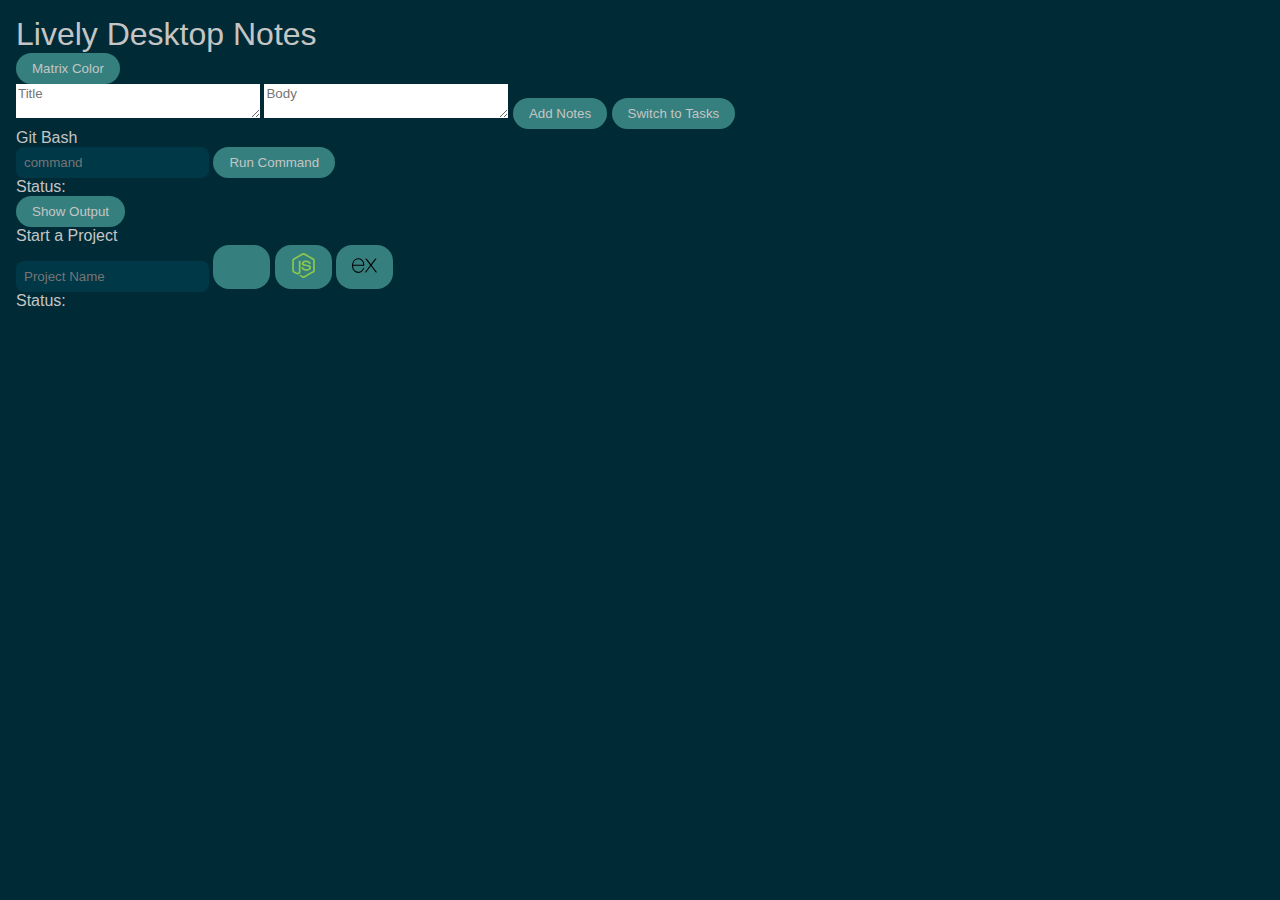
<file: index.html>
<!DOCTYPE html>
<html lang="en">
  <head>
    <meta charset="UTF-8" />
    <meta name="viewport" content="width=device-width, initial-scale=1.0" />
    <title>Lively Desktop Notes</title>
    <link rel="stylesheet" href="style.css" />
  </head>
  <body>
    <main class="screen">
      <section id="overlay"></section>
      <section class="header">
        <div class="header-top">
          <h1>Lively Desktop Notes</h1>
          <div class="color-controls">
            <button
              type="button"
              class="btn"
              id="colorToggleBtn"
              onclick="toggleColorInput()"
            >
              Matrix Color
            </button>
            <div id="colorInputContainer" style="display: none">
              <input
                type="text"
                name="color"
                max="8"
                id="color"
                placeholder="#ffffff"
              />
              <button type="button" class="btn" onclick="setColor()">
                Apply
              </button>
            </div>
          </div>
        </div>

        <form id="inputs" onsubmit="postNotes()" class="header-bottom">
          <textarea
            cols="30"
            form="inputs"
            wrap="hard"
            draggable="false"
            autocomplete="off"
            required
            placeholder="Title"
            name=""
            id="titleInput"
          ></textarea>
          <textarea
            cols="30"
            form="inputs"
            wrap="hard"
            draggable="false"
            autocomplete="off"
            required
            placeholder="Body"
            name=""
            id="bodyInput"
          ></textarea>

          <button type="submit" class="btn" id="submitBtn">Add Notes</button>
          <button
            type="button"
            class="btn"
            id="toggleBtn"
            onclick="toggleMode()"
          >
            Switch to Tasks
          </button>
        </form>
      </section>
      <section class="command">
        <div class="form">
          <h4>Git Bash</h4>
          <input id="command" required type="text" placeholder="command" />
          <button class="btn" type="submit" onclick="sendCommand()">
            Run Command
          </button>
        </div>
        <div class="status">
          <h4>Status:</h4>
          <p id="statusOutput"></p>
          <button id="output" class="btn">Show Output</button>
        </div>
      </section>
      <section class="project">
        <h4>Start a Project</h4>
        <input type="text" id="projectInput" placeholder="Project Name" />
        <button class="btn" onclick="createProject('react')">
          <div>
            <svg
              xmlns="http://www.w3.org/2000/svg"
              viewBox="0 0 100 100"
              class="react-icon"
              width="25"
              height="25"
            >
              <style>
                @keyframes react-ani {
                  0% {
                    stroke-dashoffset: -176;
                  }
                  50% {
                    stroke-dashoffset: 0;
                  }
                  100% {
                    stroke-dashoffset: 176;
                  }
                }
                .react-ellipse {
                  fill: none;
                  stroke: #61dafb;
                  stroke-miterlimit: 10;
                  stroke-width: 3px;
                  stroke-dasharray: 176;
                  stroke-dashoffset: -176;
                  animation: react-ani 0.7s infinite ease-in-out;
                }
                .react-ellipse-2 {
                  transform-origin: 50px 50px;
                  transform: rotate(60deg);
                  animation-delay: 0.1s;
                }
                .react-ellipse-3 {
                  transform-origin: 50px 50px;
                  transform: rotate(120deg);
                  animation-delay: 0.2s;
                }
              </style>
              <ellipse
                class="react-ellipse"
                cx="50"
                cy="50"
                rx="40"
                ry="12"
              ></ellipse>
              <ellipse
                class="react-ellipse react-ellipse-2"
                cx="50"
                cy="50"
                rx="40"
                ry="12"
              ></ellipse>
              <ellipse
                class="react-ellipse react-ellipse-3"
                cx="50"
                cy="50"
                rx="40"
                ry="12"
              ></ellipse>
            </svg>
          </div>
        </button>
        <button class="btn" onclick="createProject('nodejs')">
          <div>
            <svg
              viewBox="-13 0 282 282"
              xmlns="http://www.w3.org/2000/svg"
              preserveAspectRatio="xMinYMin meet"
              fill="#000000"
              width="25"
              height="25"
            >
              <g id="SVGRepo_bgCarrier" stroke-width="0"></g>
              <g
                id="SVGRepo_tracerCarrier"
                stroke-linecap="round"
                stroke-linejoin="round"
              ></g>
              <g id="SVGRepo_iconCarrier">
                <g fill="#8CC84B">
                  <path
                    d="M116.504 3.58c6.962-3.985 16.03-4.003 22.986 0 34.995 19.774 70.001 39.517 104.99 59.303 6.581 3.707 10.983 11.031 10.916 18.614v118.968c.049 7.897-4.788 15.396-11.731 19.019-34.88 19.665-69.742 39.354-104.616 59.019-7.106 4.063-16.356 3.75-23.24-.646-10.457-6.062-20.932-12.094-31.39-18.15-2.137-1.274-4.546-2.288-6.055-4.36 1.334-1.798 3.719-2.022 5.657-2.807 4.365-1.388 8.374-3.616 12.384-5.778 1.014-.694 2.252-.428 3.224.193 8.942 5.127 17.805 10.403 26.777 15.481 1.914 1.105 3.852-.362 5.488-1.274 34.228-19.345 68.498-38.617 102.72-57.968 1.268-.61 1.969-1.956 1.866-3.345.024-39.245.006-78.497.012-117.742.145-1.576-.767-3.025-2.192-3.67-34.759-19.575-69.5-39.18-104.253-58.76a3.621 3.621 0 0 0-4.094-.006C91.2 39.257 56.465 58.88 21.712 78.454c-1.42.646-2.373 2.071-2.204 3.653.006 39.245 0 78.497 0 117.748a3.329 3.329 0 0 0 1.89 3.303c9.274 5.259 18.56 10.481 27.84 15.722 5.228 2.814 11.647 4.486 17.407 2.33 5.083-1.823 8.646-7.01 8.549-12.407.048-39.016-.024-78.038.036-117.048-.127-1.732 1.516-3.163 3.2-3 4.456-.03 8.918-.06 13.374.012 1.86-.042 3.14 1.823 2.91 3.568-.018 39.263.048 78.527-.03 117.79.012 10.464-4.287 21.85-13.966 26.97-11.924 6.177-26.662 4.867-38.442-1.056-10.198-5.09-19.93-11.097-29.947-16.55C5.368 215.886.555 208.357.604 200.466V81.497c-.073-7.74 4.504-15.197 11.29-18.85C46.768 42.966 81.636 23.27 116.504 3.58z"
                  ></path>
                  <path
                    d="M146.928 85.99c15.21-.979 31.493-.58 45.18 6.913 10.597 5.742 16.472 17.793 16.659 29.566-.296 1.588-1.956 2.464-3.472 2.355-4.413-.006-8.827.06-13.24-.03-1.872.072-2.96-1.654-3.195-3.309-1.268-5.633-4.34-11.212-9.642-13.929-8.139-4.075-17.576-3.87-26.451-3.785-6.479.344-13.446.905-18.935 4.715-4.214 2.886-5.494 8.712-3.99 13.404 1.418 3.369 5.307 4.456 8.489 5.458 18.33 4.794 37.754 4.317 55.734 10.626 7.444 2.572 14.726 7.572 17.274 15.366 3.333 10.446 1.872 22.932-5.56 31.318-6.027 6.901-14.805 10.657-23.56 12.697-11.647 2.597-23.734 2.663-35.562 1.51-11.122-1.268-22.696-4.19-31.282-11.768-7.342-6.375-10.928-16.308-10.572-25.895.085-1.619 1.697-2.748 3.248-2.615 4.444-.036 8.888-.048 13.332.006 1.775-.127 3.091 1.407 3.182 3.08.82 5.367 2.837 11 7.517 14.182 9.032 5.827 20.365 5.428 30.707 5.591 8.568-.38 18.186-.495 25.178-6.158 3.689-3.23 4.782-8.634 3.785-13.283-1.08-3.925-5.186-5.754-8.712-6.95-18.095-5.724-37.736-3.647-55.656-10.12-7.275-2.571-14.31-7.432-17.105-14.906-3.9-10.578-2.113-23.662 6.098-31.765 8.006-8.06 19.563-11.164 30.551-12.275z"
                  ></path>
                </g>
              </g>
            </svg>
          </div>
        </button>
        <button class="btn" onclick="createProject('express')">
          <div>
            <svg
              fill="#000000"
              viewBox="0 0 24 24"
              role="img"
              xmlns="http://www.w3.org/2000/svg"
              width="25"
              height="25"
            >
              <g id="SVGRepo_bgCarrier" stroke-width="0"></g>
              <g
                id="SVGRepo_tracerCarrier"
                stroke-linecap="round"
                stroke-linejoin="round"
              ></g>
              <g id="SVGRepo_iconCarrier">
                <path
                  d="M24 18.588a1.529 1.529 0 0 1-1.895-.72l-3.45-4.771-.5-.667-4.003 5.444a1.466 1.466 0 0 1-1.802.708l5.158-6.92-4.798-6.251a1.595 1.595 0 0 1 1.9.666l3.576 4.83 3.596-4.81a1.435 1.435 0 0 1 1.788-.668L21.708 7.9l-2.522 3.283a.666.666 0 0 0 0 .994l4.804 6.412zM.002 11.576l.42-2.075c1.154-4.103 5.858-5.81 9.094-3.27 1.895 1.489 2.368 3.597 2.275 5.973H1.116C.943 16.447 4.005 19.009 7.92 17.7a4.078 4.078 0 0 0 2.582-2.876c.207-.666.548-.78 1.174-.588a5.417 5.417 0 0 1-2.589 3.957 6.272 6.272 0 0 1-7.306-.933 6.575 6.575 0 0 1-1.64-3.858c0-.235-.08-.455-.134-.666A88.33 88.33 0 0 1 0 11.577zm1.127-.286h9.654c-.06-3.076-2.001-5.258-4.59-5.278-2.882-.04-4.944 2.094-5.071 5.264z"
                ></path>
              </g>
            </svg>
          </div>
        </button>
        <h4>Status:</h4>
        <p id="projectStatus"></p>
      </section>
      <section class="card-container" id="notes"></section>
      <section class="matrix">
        <canvas id="c"></canvas>
      </section>
      <section class="modal-container" id="cardModal"></section>
    </main>
  </body>
  <script src="script.js"></script>
</html>
</file>
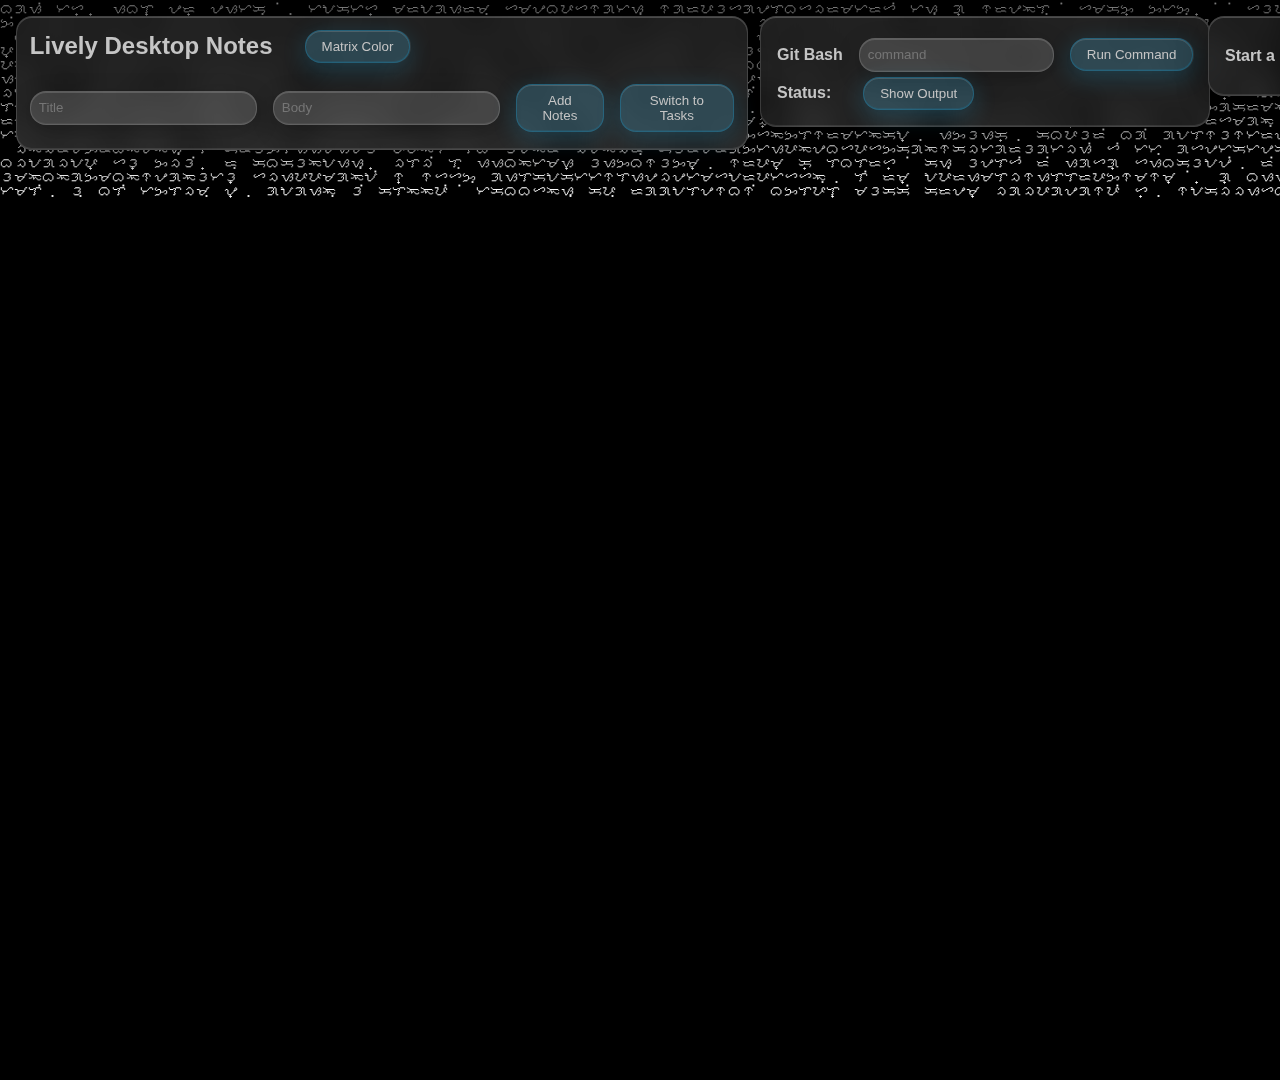
<file: website/index.html>
<!DOCTYPE html>
<html lang="en">
  <head>
    <meta charset="UTF-8" />
    <meta name="viewport" content="width=device-width, initial-scale=1.0" />
    <title>Lively Desktop Notes</title>
    <link rel="stylesheet" href="style.css" />
  </head>
  <body>
    <main class="screen">
      <section id="overlay"></section>
      <section class="header">
        <div class="header-top">
          <h1>Lively Desktop Notes</h1>
          <div class="color-controls">
            <button
              type="button"
              class="btn"
              id="colorToggleBtn"
              onclick="toggleColorInput()"
            >
              Matrix Color
            </button>
            <div id="colorInputContainer" style="display: none">
              <input
                type="text"
                name="color"
                max="8"
                id="color"
                placeholder="#ffffff"
              />
              <button type="button" class="btn" onclick="setColor()">
                Apply
              </button>
            </div>
          </div>
        </div>

        <form id="inputs" onsubmit="postNotes()" class="header-bottom">
          <textarea
            cols="30"
            form="inputs"
            wrap="hard"
            draggable="false"
            autocomplete="off"
            required
            placeholder="Title"
            id="titleInput"
          ></textarea>
          <textarea
            cols="30"
            form="inputs"
            wrap="hard"
            draggable="false"
            autocomplete="off"
            required
            placeholder="Body"
            id="bodyInput"
          ></textarea>

          <button type="submit" class="btn" id="submitBtn">Add Notes</button>
          <button
            type="button"
            class="btn"
            id="toggleBtn"
            onclick="toggleMode()"
          >
            Switch to Tasks
          </button>
        </form>
      </section>
      <section class="command">
        <div class="form">
          <h4>Git Bash</h4>
          <input id="command" required type="text" placeholder="command" />
          <button class="btn" type="submit" onclick="sendCommand()">
            Run Command
          </button>
        </div>
        <div class="status">
          <h4>Status:</h4>
          <p id="statusOutput"></p>
          <button id="output" class="btn">Show Output</button>
        </div>
      </section>
      <section class="project">
        <h4>Start a Project</h4>
        <input type="text" id="projectInput" placeholder="Project Name" />
        <button class="btn" onclick="createProject('react')">
          <div>
            <svg
              xmlns="http://www.w3.org/2000/svg"
              viewBox="0 0 100 100"
              class="react-icon"
              width="25"
              height="25"
            >
              <style>
                @keyframes react-ani {
                  0% {
                    stroke-dashoffset: -176;
                  }
                  50% {
                    stroke-dashoffset: 0;
                  }
                  100% {
                    stroke-dashoffset: 176;
                  }
                }
                .react-ellipse {
                  fill: none;
                  stroke: #61dafb;
                  stroke-miterlimit: 10;
                  stroke-width: 3px;
                  stroke-dasharray: 176;
                  stroke-dashoffset: -176;
                  animation: react-ani 0.7s infinite ease-in-out;
                }
                .react-ellipse-2 {
                  transform-origin: 50px 50px;
                  transform: rotate(60deg);
                  animation-delay: 0.1s;
                }
                .react-ellipse-3 {
                  transform-origin: 50px 50px;
                  transform: rotate(120deg);
                  animation-delay: 0.2s;
                }
              </style>
              <ellipse
                class="react-ellipse"
                cx="50"
                cy="50"
                rx="40"
                ry="12"
              ></ellipse>
              <ellipse
                class="react-ellipse react-ellipse-2"
                cx="50"
                cy="50"
                rx="40"
                ry="12"
              ></ellipse>
              <ellipse
                class="react-ellipse react-ellipse-3"
                cx="50"
                cy="50"
                rx="40"
                ry="12"
              ></ellipse>
            </svg>
          </div>
        </button>
        <button class="btn" onclick="createProject('nodejs')">
          <div>
            <svg
              viewBox="-13 0 282 282"
              xmlns="http://www.w3.org/2000/svg"
              preserveAspectRatio="xMinYMin meet"
              fill="#000000"
              width="25"
              height="25"
            >
              <g id="SVGRepo_bgCarrier" stroke-width="0"></g>
              <g
                id="SVGRepo_tracerCarrier"
                stroke-linecap="round"
                stroke-linejoin="round"
              ></g>
              <g id="SVGRepo_iconCarrier">
                <g fill="#8CC84B">
                  <path
                    d="M116.504 3.58c6.962-3.985 16.03-4.003 22.986 0 34.995 19.774 70.001 39.517 104.99 59.303 6.581 3.707 10.983 11.031 10.916 18.614v118.968c.049 7.897-4.788 15.396-11.731 19.019-34.88 19.665-69.742 39.354-104.616 59.019-7.106 4.063-16.356 3.75-23.24-.646-10.457-6.062-20.932-12.094-31.39-18.15-2.137-1.274-4.546-2.288-6.055-4.36 1.334-1.798 3.719-2.022 5.657-2.807 4.365-1.388 8.374-3.616 12.384-5.778 1.014-.694 2.252-.428 3.224.193 8.942 5.127 17.805 10.403 26.777 15.481 1.914 1.105 3.852-.362 5.488-1.274 34.228-19.345 68.498-38.617 102.72-57.968 1.268-.61 1.969-1.956 1.866-3.345.024-39.245.006-78.497.012-117.742.145-1.576-.767-3.025-2.192-3.67-34.759-19.575-69.5-39.18-104.253-58.76a3.621 3.621 0 0 0-4.094-.006C91.2 39.257 56.465 58.88 21.712 78.454c-1.42.646-2.373 2.071-2.204 3.653.006 39.245 0 78.497 0 117.748a3.329 3.329 0 0 0 1.89 3.303c9.274 5.259 18.56 10.481 27.84 15.722 5.228 2.814 11.647 4.486 17.407 2.33 5.083-1.823 8.646-7.01 8.549-12.407.048-39.016-.024-78.038.036-117.048-.127-1.732 1.516-3.163 3.2-3 4.456-.03 8.918-.06 13.374.012 1.86-.042 3.14 1.823 2.91 3.568-.018 39.263.048 78.527-.03 117.79.012 10.464-4.287 21.85-13.966 26.97-11.924 6.177-26.662 4.867-38.442-1.056-10.198-5.09-19.93-11.097-29.947-16.55C5.368 215.886.555 208.357.604 200.466V81.497c-.073-7.74 4.504-15.197 11.29-18.85C46.768 42.966 81.636 23.27 116.504 3.58z"
                  ></path>
                  <path
                    d="M146.928 85.99c15.21-.979 31.493-.58 45.18 6.913 10.597 5.742 16.472 17.793 16.659 29.566-.296 1.588-1.956 2.464-3.472 2.355-4.413-.006-8.827.06-13.24-.03-1.872.072-2.96-1.654-3.195-3.309-1.268-5.633-4.34-11.212-9.642-13.929-8.139-4.075-17.576-3.87-26.451-3.785-6.479.344-13.446.905-18.935 4.715-4.214 2.886-5.494 8.712-3.99 13.404 1.418 3.369 5.307 4.456 8.489 5.458 18.33 4.794 37.754 4.317 55.734 10.626 7.444 2.572 14.726 7.572 17.274 15.366 3.333 10.446 1.872 22.932-5.56 31.318-6.027 6.901-14.805 10.657-23.56 12.697-11.647 2.597-23.734 2.663-35.562 1.51-11.122-1.268-22.696-4.19-31.282-11.768-7.342-6.375-10.928-16.308-10.572-25.895.085-1.619 1.697-2.748 3.248-2.615 4.444-.036 8.888-.048 13.332.006 1.775-.127 3.091 1.407 3.182 3.08.82 5.367 2.837 11 7.517 14.182 9.032 5.827 20.365 5.428 30.707 5.591 8.568-.38 18.186-.495 25.178-6.158 3.689-3.23 4.782-8.634 3.785-13.283-1.08-3.925-5.186-5.754-8.712-6.95-18.095-5.724-37.736-3.647-55.656-10.12-7.275-2.571-14.31-7.432-17.105-14.906-3.9-10.578-2.113-23.662 6.098-31.765 8.006-8.06 19.563-11.164 30.551-12.275z"
                  ></path>
                </g>
              </g>
            </svg>
          </div>
        </button>
        <button class="btn" onclick="createProject('express')">
          <div>
            <svg
              fill="#000000"
              viewBox="0 0 24 24"
              role="img"
              xmlns="http://www.w3.org/2000/svg"
              width="25"
              height="25"
            >
              <g id="SVGRepo_bgCarrier" stroke-width="0"></g>
              <g
                id="SVGRepo_tracerCarrier"
                stroke-linecap="round"
                stroke-linejoin="round"
              ></g>
              <g id="SVGRepo_iconCarrier">
                <path
                  d="M24 18.588a1.529 1.529 0 0 1-1.895-.72l-3.45-4.771-.5-.667-4.003 5.444a1.466 1.466 0 0 1-1.802.708l5.158-6.92-4.798-6.251a1.595 1.595 0 0 1 1.9.666l3.576 4.83 3.596-4.81a1.435 1.435 0 0 1 1.788-.668L21.708 7.9l-2.522 3.283a.666.666 0 0 0 0 .994l4.804 6.412zM.002 11.576l.42-2.075c1.154-4.103 5.858-5.81 9.094-3.27 1.895 1.489 2.368 3.597 2.275 5.973H1.116C.943 16.447 4.005 19.009 7.92 17.7a4.078 4.078 0 0 0 2.582-2.876c.207-.666.548-.78 1.174-.588a5.417 5.417 0 0 1-2.589 3.957 6.272 6.272 0 0 1-7.306-.933 6.575 6.575 0 0 1-1.64-3.858c0-.235-.08-.455-.134-.666A88.33 88.33 0 0 1 0 11.577zm1.127-.286h9.654c-.06-3.076-2.001-5.258-4.59-5.278-2.882-.04-4.944 2.094-5.071 5.264z"
                ></path>
              </g>
            </svg>
          </div>
        </button>
        <h4>Status:</h4>
        <p id="projectStatus"></p>
      </section>
      <section class="card-container" id="notes"></section>
      <section class="matrix">
        <canvas id="c"></canvas>
      </section>
      <section class="modal-container" id="cardModal"></section>
    </main>
  </body>
  <script src="script.js"></script>
</html>
</file>
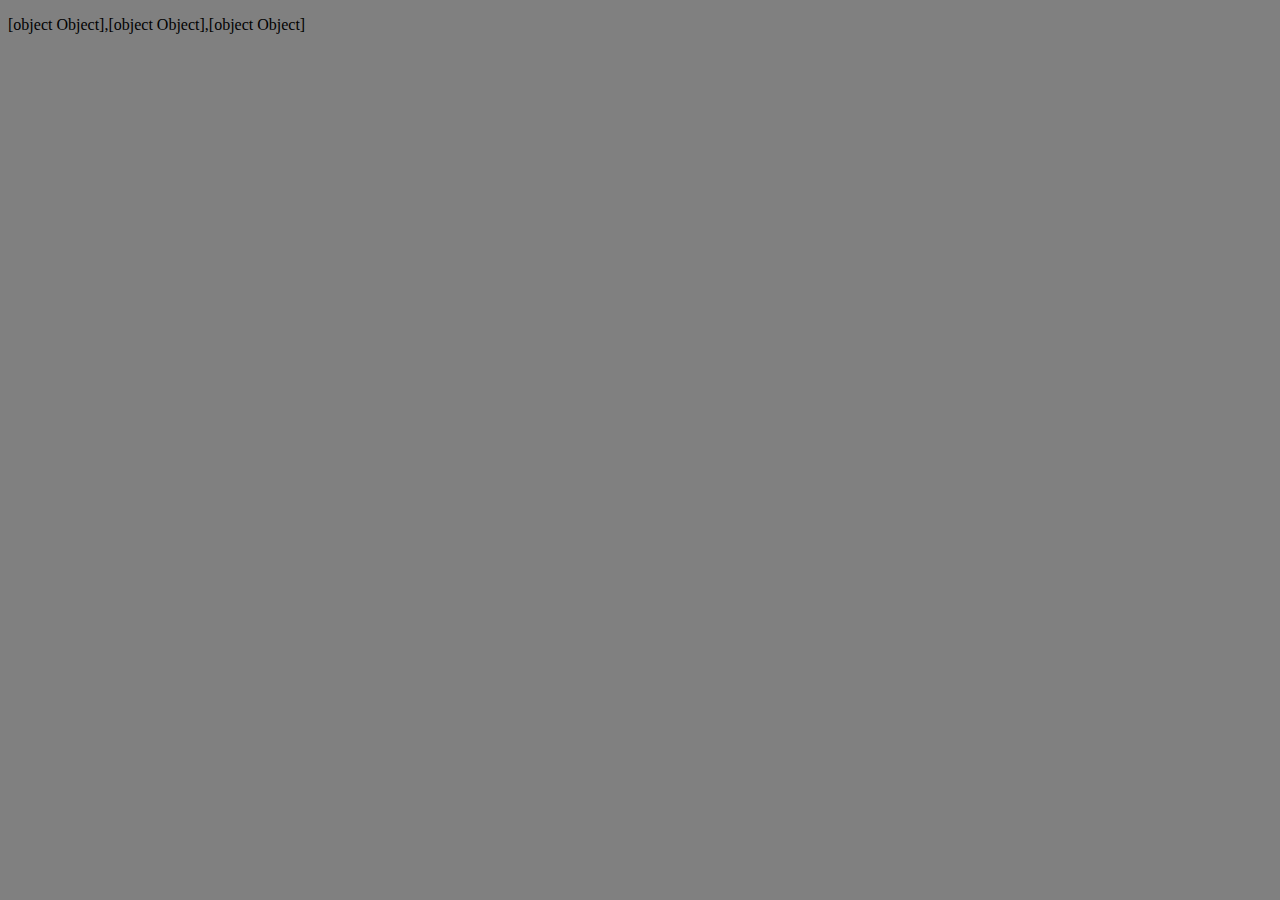
<file: array.html>
<!DOCTYPE html>
<html lang="en">
  <head>
    <meta charset="UTF-8" />
    <meta name="viewport" content="width=device-width, initial-scale=1.0" />
    <title>Array Practice</title>
  </head>
  <body style="background-color: gray">
    <p id="display"></p>
  </body>
  <script>

 
    // Filtering the id that we dont need
    // const array = [1, 2, 3];
    // let idDelete = 2;
    // document.getElementById("display").innerHTML = array.filter((id) => {
    //   return id !== idDelete;
    // });

    // But now we need to filter an object and inside object's id
    const objArray = [
      { id: 1, text: "Kenny" },
      { id: 2, text: "aughh aughh" },
      { id: 3, text: "lmaoo" },
      { id: 4, text: "iowanthisshi" },
    ];

    objArray[0].id

    let idDelete = 3

    // So basically arrays are objects by itself
    document.getElementById("display").innerHTML = objArray.filter((obj) => {
        return obj.id !== idDelete
    })

    // console.log(objArray[0].text);
    


  </script>
</html>
</file>
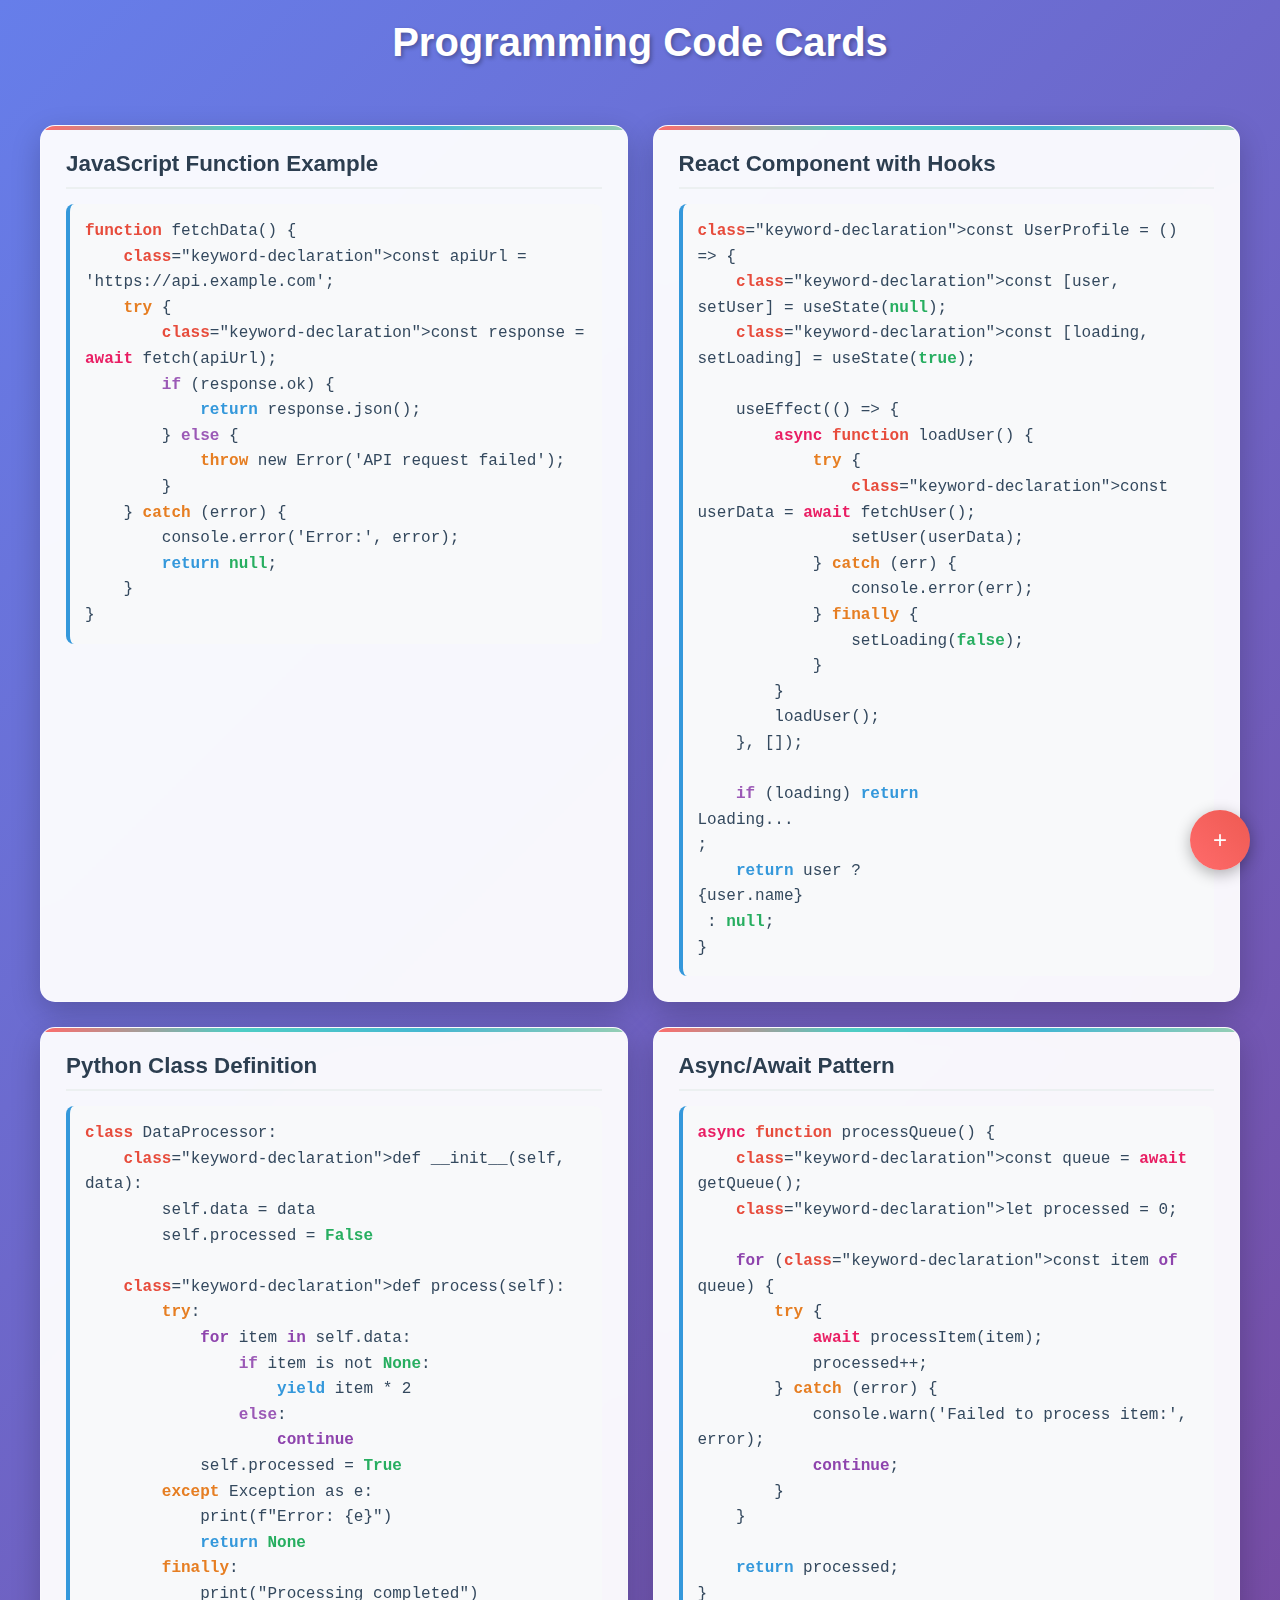
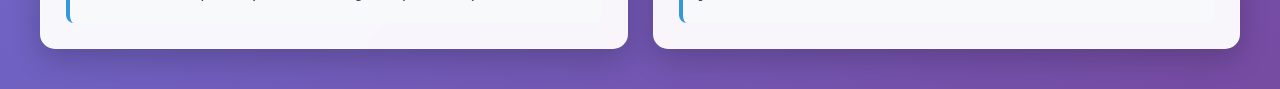
<file: DOMStyleanswer.html>
<!DOCTYPE html>
<html lang="en">
  <head>
    <meta charset="UTF-8" />
    <meta name="viewport" content="width=device-width, initial-scale=1.0" />
    <title>Programming Cards with Syntax Highlighting</title>
    <style>
      * {
        margin: 0;
        padding: 0;
        box-sizing: border-box;
      }

      body {
        font-family: "Segoe UI", Tahoma, Geneva, Verdana, sans-serif;
        background: linear-gradient(135deg, #667eea 0%, #764ba2 100%);
        min-height: 100vh;
        padding: 20px;
      }

      .container {
        max-width: 1200px;
        margin: 0 auto;
      }

      h1 {
        text-align: center;
        color: white;
        margin-bottom: 40px;
        font-size: 2.5rem;
        text-shadow: 2px 2px 4px rgba(0, 0, 0, 0.3);
      }

      .cards-grid {
        display: grid;
        grid-template-columns: repeat(auto-fit, minmax(400px, 1fr));
        gap: 25px;
        padding: 20px 0;
      }

      .card {
        background: rgba(255, 255, 255, 0.95);
        border-radius: 15px;
        padding: 25px;
        box-shadow: 0 10px 30px rgba(0, 0, 0, 0.2);
        backdrop-filter: blur(10px);
        border: 1px solid rgba(255, 255, 255, 0.3);
        transition: all 0.3s ease;
        position: relative;
        overflow: hidden;
      }

      .card::before {
        content: "";
        position: absolute;
        top: 0;
        left: 0;
        right: 0;
        height: 4px;
        background: linear-gradient(90deg, #ff6b6b, #4ecdc4, #45b7d1, #96ceb4);
        border-radius: 15px 15px 0 0;
      }

      .card:hover {
        transform: translateY(-5px);
        box-shadow: 0 15px 40px rgba(0, 0, 0, 0.3);
      }

      .card-title {
        font-size: 1.4rem;
        font-weight: bold;
        color: #2c3e50;
        margin-bottom: 15px;
        padding-bottom: 10px;
        border-bottom: 2px solid #ecf0f1;
      }

      .card-body {
        line-height: 1.6;
        color: #34495e;
        font-family: "Courier New", monospace;
        background: #f8f9fa;
        padding: 15px;
        border-radius: 8px;
        border-left: 4px solid #3498db;
        white-space: pre-wrap;
        word-wrap: break-word;
      }

      /* Syntax highlighting classes */
      .keyword-declaration {
        color: #e74c3c;
        font-weight: bold;
      }

      .keyword-control {
        color: #9b59b6;
        font-weight: bold;
      }

      .keyword-error {
        color: #e67e22;
        font-weight: bold;
      }

      .keyword-function {
        color: #3498db;
        font-weight: bold;
      }

      .keyword-primitive {
        color: #27ae60;
        font-weight: bold;
      }

      .keyword-modifier {
        color: #f39c12;
        font-weight: bold;
      }

      .keyword-loop {
        color: #8e44ad;
        font-weight: bold;
      }

      .keyword-async {
        color: #e91e63;
        font-weight: bold;
      }

      .add-card-btn {
        position: fixed;
        bottom: 30px;
        right: 30px;
        width: 60px;
        height: 60px;
        background: linear-gradient(45deg, #ff6b6b, #ee5a52);
        border: none;
        border-radius: 50%;
        color: white;
        font-size: 24px;
        cursor: pointer;
        box-shadow: 0 4px 15px rgba(0, 0, 0, 0.3);
        transition: all 0.3s ease;
      }

      .add-card-btn:hover {
        transform: scale(1.1);
        box-shadow: 0 6px 20px rgba(0, 0, 0, 0.4);
      }

      .modal {
        display: none;
        position: fixed;
        z-index: 1000;
        left: 0;
        top: 0;
        width: 100%;
        height: 100%;
        background-color: rgba(0, 0, 0, 0.5);
        backdrop-filter: blur(5px);
      }

      .modal-content {
        background-color: white;
        margin: 5% auto;
        padding: 30px;
        border-radius: 15px;
        width: 90%;
        max-width: 600px;
        position: relative;
        box-shadow: 0 20px 60px rgba(0, 0, 0, 0.3);
      }

      .close {
        color: #aaa;
        float: right;
        font-size: 28px;
        font-weight: bold;
        cursor: pointer;
        line-height: 1;
      }

      .close:hover {
        color: #000;
      }

      .form-group {
        margin-bottom: 20px;
      }

      .form-group label {
        display: block;
        margin-bottom: 5px;
        font-weight: bold;
        color: #2c3e50;
      }

      .form-group input,
      .form-group textarea {
        width: 100%;
        padding: 12px;
        border: 2px solid #ecf0f1;
        border-radius: 8px;
        font-family: inherit;
        font-size: 14px;
        transition: border-color 0.3s ease;
      }

      .form-group input:focus,
      .form-group textarea:focus {
        outline: none;
        border-color: #3498db;
      }

      .form-group textarea {
        min-height: 120px;
        font-family: "Courier New", monospace;
        resize: vertical;
      }

      .btn-primary {
        background: linear-gradient(45deg, #3498db, #2980b9);
        color: white;
        border: none;
        padding: 12px 24px;
        border-radius: 8px;
        cursor: pointer;
        font-size: 16px;
        font-weight: bold;
        transition: all 0.3s ease;
      }

      .btn-primary:hover {
        transform: translateY(-2px);
        box-shadow: 0 4px 12px rgba(52, 152, 219, 0.3);
      }
    </style>
  </head>
  <body>
    <div class="container">
      <h1>Programming Code Cards</h1>
      <div class="cards-grid" id="cardsContainer"></div>
    </div>

    <button class="add-card-btn" onclick="openModal()">+</button>

    <div id="cardModal" class="modal">
      <div class="modal-content">
        <span class="close" onclick="closeModal()">&times;</span>
        <h2>Add New Card</h2>
        <form onsubmit="addCard(event)">
          <div class="form-group">
            <label for="cardTitle">Title:</label>
            <input type="text" id="cardTitle" required />
          </div>
          <div class="form-group">
            <label for="cardBody">Code/Content:</label>
            <textarea
              id="cardBody"
              placeholder="Enter your code or content here..."
              required
            ></textarea>
          </div>
          <button type="submit" class="btn-primary">Add Card</button>
        </form>
      </div>
    </div>

    <script>
      // Sample data with programming code snippets
      let cardsData = [
        {
          title: "JavaScript Function Example",
          body: `function fetchData() {
    const apiUrl = 'https://api.example.com';
    try {
        const response = await fetch(apiUrl);
        if (response.ok) {
            return response.json();
        } else {
            throw new Error('API request failed');
        }
    } catch (error) {
        console.error('Error:', error);
        return null;
    }
}`,
        },
        {
          title: "React Component with Hooks",
          body: `const UserProfile = () => {
    const [user, setUser] = useState(null);
    const [loading, setLoading] = useState(true);
    
    useEffect(() => {
        async function loadUser() {
            try {
                const userData = await fetchUser();
                setUser(userData);
            } catch (err) {
                console.error(err);
            } finally {
                setLoading(false);
            }
        }
        loadUser();
    }, []);
    
    if (loading) return <div>Loading...</div>;
    return user ? <div>{user.name}</div> : null;
}`,
        },
        {
          title: "Python Class Definition",
          body: `class DataProcessor:
    def __init__(self, data):
        self.data = data
        self.processed = False
    
    def process(self):
        try:
            for item in self.data:
                if item is not None:
                    yield item * 2
                else:
                    continue
            self.processed = True
        except Exception as e:
            print(f"Error: {e}")
            return None
        finally:
            print("Processing completed")`,
        },
        {
          title: "Async/Await Pattern",
          body: `async function processQueue() {
    const queue = await getQueue();
    let processed = 0;
    
    for (const item of queue) {
        try {
            await processItem(item);
            processed++;
        } catch (error) {
            console.warn('Failed to process item:', error);
            continue;
        }
    }
    
    return processed;
}`,
        },
      ];

      // Define keyword categories and their corresponding CSS classes
      const keywordPatterns = {
        // Declaration keywords
        "keyword-declaration": [
          "const",
          "let",
          "var",
          "def",
          "class",
          "function",
          "interface",
          "type",
        ],
        // Control flow keywords
        "keyword-control": ["if", "else", "elif", "switch", "case", "default"],
        // Error handling
        "keyword-error": [
          "try",
          "catch",
          "except",
          "finally",
          "throw",
          "raise",
        ],
        // Function related
        "keyword-function": ["return", "yield", "import", "export", "from"],
        // Primitive types
        "keyword-primitive": [
          "null",
          "undefined",
          "None",
          "true",
          "false",
          "True",
          "False",
        ],
        // Access modifiers
        "keyword-modifier": [
          "public",
          "private",
          "protected",
          "static",
          "abstract",
        ],
        // Loop keywords
        "keyword-loop": ["for", "while", "do", "break", "continue", "in", "of"],
        // Async keywords
        "keyword-async": ["async", "await", "Promise"],
      };

      function highlightSyntax(text) {
        let highlightedText = text;

        // Process each keyword category
        Object.entries(keywordPatterns).forEach(([className, keywords]) => {
          keywords.forEach((keyword) => {
            // Create regex pattern to match whole words only
            const pattern = new RegExp(`\\b${keyword}\\b`, "g");
            highlightedText = highlightedText.replace(
              pattern,
              `<span class="${className}">${keyword}</span>`
            );
          });
        });

        return highlightedText;
      }

      function renderCards() {
        const container = document.getElementById("cardsContainer");
        container.innerHTML = "";

        cardsData.forEach((card, index) => {
          const cardElement = document.createElement("div");
          cardElement.className = "card";
          cardElement.innerHTML = `
                    <div class="card-title">${card.title}</div>
                    <div class="card-body">${highlightSyntax(card.body)}</div>
                `;
          container.appendChild(cardElement);
        });
      }

      function openModal() {
        document.getElementById("cardModal").style.display = "block";
      }

      function closeModal() {
        document.getElementById("cardModal").style.display = "none";
        document.getElementById("cardTitle").value = "";
        document.getElementById("cardBody").value = "";
      }

      function addCard(event) {
        event.preventDefault();

        const title = document.getElementById("cardTitle").value;
        const body = document.getElementById("cardBody").value;

        cardsData.push({ title, body });
        renderCards();
        closeModal();
      }

      // Close modal when clicking outside of it
      window.onclick = function (event) {
        const modal = document.getElementById("cardModal");
        if (event.target === modal) {
          closeModal();
        }
      };

      // Initial render
      renderCards();
    </script>
  </body>
</html>
</file>
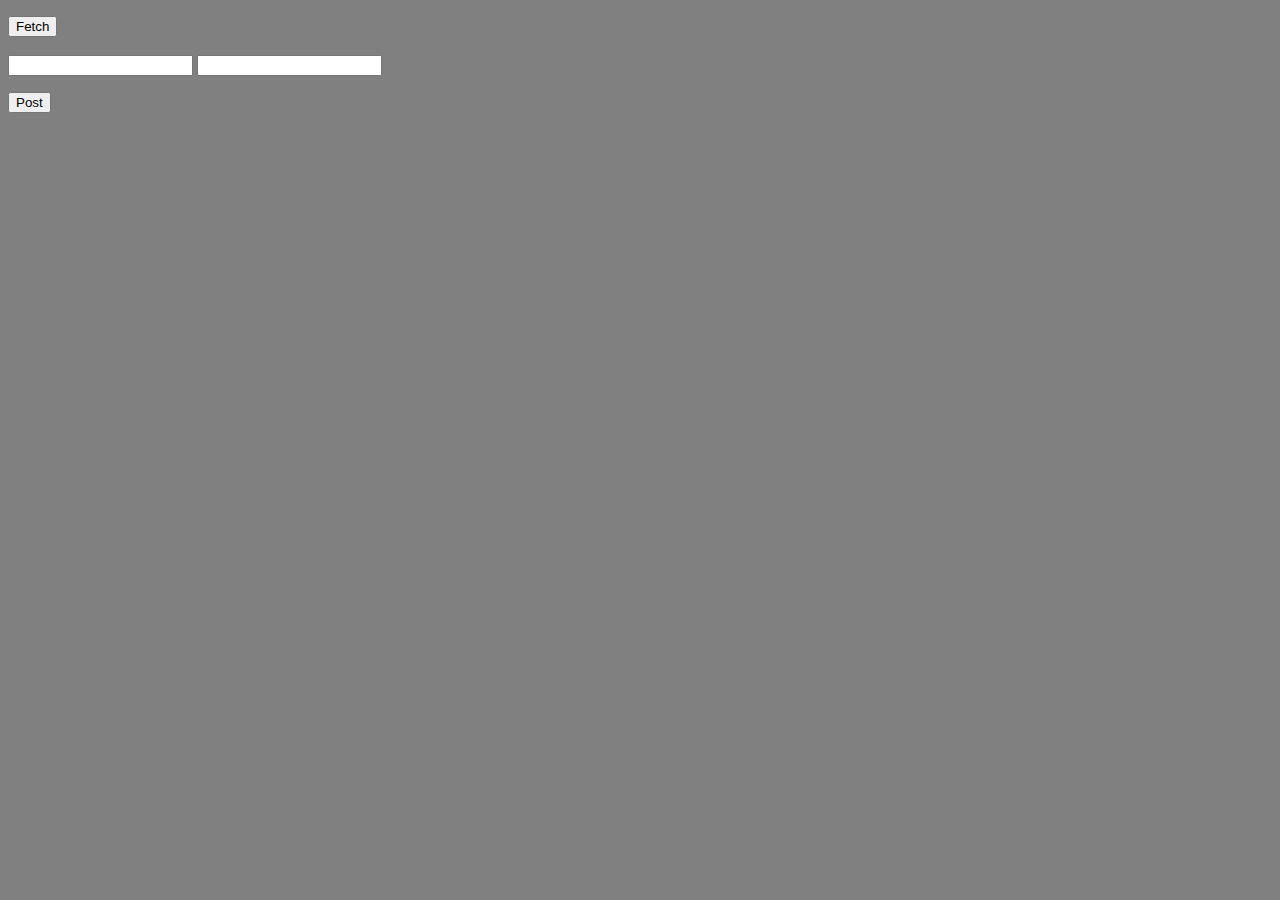
<file: fetch.html>
<!DOCTYPE html>
<html lang="en">
  <head>
    <meta charset="UTF-8" />
    <meta name="viewport" content="width=device-width, initial-scale=1.0" />
    <title>Fetch Sample</title>
  </head>
  <body style="background-color: gray">
    <p id="fetch"></p>
    <button onclick="get()">Fetch</button><br /><br />

    <input type="text" id="title" />
    <input type="text" id="body" />
    <p id="post"></p>
    <button onclick="post()">Post</button>
  </body>
  <script>
    // This shit the promises it is fucking unreadable and needs a lot of chaning
    // function get() {
    //   fetch("https://jsonplaceholder.typicode.com/posts")
    //     .then((response) => response.json())
    //     .then(
    //       (data) =>
    //         (document.getElementById("fetch").innerHTML = JSON.stringify(data))
    //     );
    // }

    // Also this one lmaoo imagine so bad
    // function post() {
    //   fetch("https://jsonplaceholder.typicode.com/posts", {
    //     method: "POST",
    //     header: { "Content-Type": "application/json" },
    //     body: JSON.stringify({ title: "foo", body: "bar", userId: 1 }),
    //   })
    //     .then((response) => console.log(response.json()))
    //     .then((data) => console.log(data));
    //   // .then((console) => console.log(response))
    // }

    // Thisshi much better
    async function get() {
      try {
        let data = await fetch("https://jsonplaceholder.typicode.com/posts");
        let response = await data.json();
        console.log(response);
        document.getElementById("fetch").innerHTML = JSON.stringify(response);
      } catch (error) {
        console.log(error);
      }
    }

    async function post() {
      try {
        const titleInput = document.getElementById("title").value;
        const bodyInput = document.getElementById("body").value;
        let data = await fetch("https://jsonplaceholder.typicode.com/posts", {
          method: "POST",
          header: { "Content-Type": "application/json" },
          body: JSON.stringify({
            title: titleInput,
            body: bodyInput,
            userId: 1,
          }),
        });
        let response = data.json();
        console.log(response);
      } catch (error) {}
    }
  </script>
</html>
</file>
<file: style.css>
* {
  margin: 0;
  border: 0;
  font-family: "Segoe UI", Tahoma, Geneva, Verdana, sans-serif, Geneva, Tahoma,
    sans-serif;
  font-weight: 100;
  max-width: 1920px;
  max-height: 1080px;
  overflow: hidden;
}

body {
  background-color: #002b36;
  color: #c5c5c5;
  margin: 1rem;
}

.sidebar {
  background-color: #004052;
  padding: 1rem;
  border-radius: 1rem;
  width: fit-content;
}

.container {
  display: flex;
  gap: 1rem;
  flex-wrap: wrap;
}

.cards {
  background-color: #004052;
  padding: 2rem;
  margin-top: 1rem;
  min-height: 5rem;
  max-height: 1080px;
  width: fit-content;
  border: white;
  border-radius: 1rem;
}

.title {
  font-weight: bold;
}

.btn {
  padding: 0.5rem 1rem;
  border-radius: 1rem;
  background-color: #35807e;
  color: #c5c5c5;
  border: none;
  cursor: pointer;
}

.btn-close {
  padding: 0.3rem 0.5rem;
  border-radius: 1rem;
  background-color: #d9544fd2;
  color: #c5c5c5;
  border: none;
  cursor: pointer;
  font-weight: 500;
  font-size: 0.9rem;
}

input {
  padding: 0.5rem;
  border-radius: 0.5rem;
  border: none;
  background-color: #003847;
  color: #c5c5c5;
  width: fit-content;
}
</file>
<file: website/style.css>
* {
  font-family: "Segoe UI", Tahoma, Geneva, Verdana, sans-serif;
}

body {
  margin: 0;
  border: 0;
  background-color: black;
  color: #c5c5c5;
  overflow: hidden;
}

.screen {
  max-width: 1920px;
}

form,
.form {
  display: flex;
  align-items: center;
  gap: 1rem;
  padding-block: 0.3rem;
}
textarea,
input {
  padding: 0.5rem;
  width: max-content;
  height: 1rem;
  resize: none;
  overflow: hidden;
  color: #c5c5c5;

  /* Enhanced glass effect for inputs */
  background: rgba(255, 255, 255, 0.08);
  border-radius: 1rem;
  box-shadow: 0 6px 25px rgba(0, 0, 0, 0.2),
    inset 0 1px 0 rgba(255, 255, 255, 0.15),
    inset 0 -1px 0 rgba(255, 255, 255, 0.05);
  backdrop-filter: blur(12px) saturate(160%);
  -webkit-backdrop-filter: blur(12px) saturate(160%);
  border: 1px solid rgba(255, 255, 255, 0.15);
  transition: all 0.3s ease;
}

textarea:focus,
input:focus {
  outline: none;
  box-shadow: 0 8px 35px rgba(16, 181, 247, 0.2),
    inset 0 1px 0 rgba(255, 255, 255, 0.2);
  border: 1px solid rgba(16, 181, 247, 0.3);
}

canvas {
  display: block;
}

h1,
h2,
h3,
h4,
h5,
h6 {
  font-weight: 700;
  cursor: pointer;
  margin: 0;
}

h1{
  font-size: 1.5rem;
}
p {
  margin: 0;
}

.header {
  position: absolute;
  width: fit-content;
  max-width: 44rem;
  display: flex;
  flex-direction: column;
  gap: 1rem;
  margin: 1rem;
  padding: 0.8rem;
  z-index: 3;
  visibility: visible; /*Disable for*/

  /* Enhanced glass effect for header */
  background: rgba(255, 255, 255, 0.08);
  border-radius: 16px;
  box-shadow: 0 8px 32px rgba(0, 0, 0, 0.3),
    inset 0 1px 0 rgba(255, 255, 255, 0.2),
    inset 0 -1px 0 rgba(255, 255, 255, 0.1);
  backdrop-filter: blur(15px) saturate(180%);
  -webkit-backdrop-filter: blur(15px) saturate(180%);
  border: 1px solid rgba(255, 255, 255, 0.15);
}

.command {
  position: absolute;
  left: 46.5rem;

  height: max-content;
  width: max-content;

  display: block;
  align-items: center;
  gap: 1rem;

  padding: 1rem;
  padding-inline: 1rem;
  border-radius: 1rem;
  margin: 1rem;

  z-index: 1;

  background: rgba(255, 255, 255, 0.08);
  border-radius: 16px;
  box-shadow: 0 8px 32px rgba(0, 0, 0, 0.3),
    inset 0 1px 0 rgba(255, 255, 255, 0.2),
    inset 0 -1px 0 rgba(255, 255, 255, 0.1);
  backdrop-filter: blur(15px) saturate(180%);
  -webkit-backdrop-filter: blur(15px) saturate(180%);
  border: 1px solid rgba(255, 255, 255, 0.15);
}

.project {
  position: absolute;
  left: 74.5rem;

  height: max-content;
  width: max-content;
  max-width: 41.5rem;

  display: flex;
  flex-wrap: wrap;
  align-content: space-evenly;
  align-items: center;
  gap: 1rem;

  padding: 1rem;
  padding-inline: 1rem;
  border-radius: 1rem;
  margin: 1rem;

  z-index: 1;

  background: rgba(255, 255, 255, 0.08);
  border-radius: 16px;
  box-shadow: 0 8px 32px rgba(0, 0, 0, 0.3),
    inset 0 1px 0 rgba(255, 255, 255, 0.2),
    inset 0 -1px 0 rgba(255, 255, 255, 0.1);
  backdrop-filter: blur(15px) saturate(180%);
  -webkit-backdrop-filter: blur(15px) saturate(180%);
  border: 1px solid rgba(255, 255, 255, 0.15);
}

.status {
  display: flex;
  align-items: center;
  gap: 1rem;
}

#statusOutput {
  display: flex;
  width: max-content;
  align-items: center;
  text-align: center;
}

.header-top {
  display: flex;
  align-items: center;
  gap: 2rem;
}

.header-bottom {
  display: flex;
  align-items: center;
  gap: 1rem;
}

.color-controls {
  display: flex;
  align-items: center;
  gap: 1rem;
}

.btn {
  display: flex;
  gap: 0.2rem;
  padding: 0.5rem 1rem;
  border-radius: 1rem;
  position: relative;

  /* Enhanced glass effect for buttons */
  background: rgba(16, 181, 247, 0.15);
  border-radius: 16px;
  box-shadow: 0 6px 25px rgba(16, 181, 247, 0.2),
    inset 0 1px 0 rgba(255, 255, 255, 0.15),
    inset 0 -1px 0 rgba(16, 181, 247, 0.1);
  backdrop-filter: blur(12px) saturate(160%);
  -webkit-backdrop-filter: blur(12px) saturate(160%);
  border: 1px solid rgba(16, 181, 247, 0.25);

  color: #c5c5c5;
  cursor: pointer;
  transition: all 0.3s ease;
}

.btn:hover {
  background: rgba(16, 181, 247, 0.25);
  box-shadow: 0 8px 35px rgba(16, 181, 247, 0.3),
    inset 0 1px 0 rgba(255, 255, 255, 0.2);
  border: 1px solid rgba(16, 181, 247, 0.4);
}

.btn-delete {
  padding: 0.3rem 0.5rem;
  border-radius: 1rem;
  position: relative;

  font-weight: 500;
  font-size: 0.9rem;

  /* Enhanced glass effect for delete button */
  background: rgba(204, 54, 54, 0.15);
  border-radius: 16px;
  box-shadow: 0 6px 25px rgba(204, 54, 54, 0.2),
    inset 0 1px 0 rgba(255, 255, 255, 0.15),
    inset 0 -1px 0 rgba(204, 54, 54, 0.1);
  backdrop-filter: blur(12px) saturate(160%);
  -webkit-backdrop-filter: blur(12px) saturate(160%);
  border: 1px solid rgba(204, 54, 54, 0.25);

  color: #c5c5c5;
  cursor: pointer;
  transition: all 0.3s ease;
}

.btn-delete:hover {
  background: rgba(204, 54, 54, 0.25);
  box-shadow: 0 8px 35px rgba(204, 54, 54, 0.3),
    inset 0 1px 0 rgba(255, 255, 255, 0.2);
  border: 1px solid rgba(204, 54, 54, 0.4);
}

.btn-close {
  padding: 0.3rem 0.5rem;
  border-radius: 1rem;
  position: relative;

  font-weight: 500;
  font-size: 0.9rem;

  /* Enhanced glass effect for close button */
  background: rgba(211, 211, 211, 0.15);
  border-radius: 16px;
  box-shadow: 0 6px 25px rgba(211, 211, 211, 0.2),
    inset 0 1px 0 rgba(255, 255, 255, 0.15),
    inset 0 -1px 0 rgba(211, 211, 211, 0.1);
  backdrop-filter: blur(12px) saturate(160%);
  -webkit-backdrop-filter: blur(12px) saturate(160%);
  border: 1px solid rgba(204, 204, 204, 0.25);

  color: #c5c5c5;
  cursor: pointer;
  transition: all 0.3s ease;
}

.btn-close:hover {
  background: rgba(211, 211, 211, 0.25);
  box-shadow: 0 8px 35px rgba(211, 211, 211, 0.3),
    inset 0 1px 0 rgba(255, 255, 255, 0.2);
  border: 1px solid rgba(204, 204, 204, 0.4);
}

.card-container {
  position: absolute;
  display: flex;
  align-content: space-around;
  flex-wrap: wrap;
  z-index: 2;
  max-width: 1920px;

  margin: 1rem;
  margin-top: 10rem;
  gap: 1rem;
}

.modal-container {
  position: relative;
  display: flex;
  height: 1080px;
  justify-content: center;
  align-items: center;

  /* background-color: #2aa198; */
}

.matrix {
  position: absolute;
  display: block;
  z-index: 0;
}

.title {
  font-weight: bold;
  width: max-content;
}

.paragraph-container {
  display: flex;
  align-items: center;
}

.cards {
  min-height: 10rem;
  min-width: 10rem;
  max-width: 15rem;
  max-height: 15rem;
  font-size: smaller;

  padding: 1rem;
  position: relative;

  /* Enhanced glass effect with better light refraction */
  background: rgba(255, 255, 255, 0.08);
  border-radius: 16px;
  box-shadow: 0 8px 32px rgba(0, 0, 0, 0.3),
    inset 0 1px 0 rgba(255, 255, 255, 0.2),
    inset 0 -1px 0 rgba(255, 255, 255, 0.1);
  backdrop-filter: blur(3px) saturate(180%);
  -webkit-backdrop-filter: blur(3px) saturate(180%);
  border: 1px solid rgba(255, 255, 255, 0.15);

  white-space: pre-wrap;
  overflow: hidden;
}

.cards::before {
  content: "";
  position: absolute;
  top: 0;
  left: 0;
  right: 0;
  height: 1px;
  background: linear-gradient(
    90deg,
    transparent,
    rgba(255, 255, 255, 0.4),
    transparent
  );
  pointer-events: none;
}

.cards::after {
  content: "";
  position: absolute;
  top: 0;
  left: 0;
  width: 1px;
  bottom: 0;
  background: linear-gradient(
    180deg,
    transparent,
    rgba(255, 255, 255, 0.2),
    transparent
  );
  pointer-events: none;
}

.modal {
  min-height: 50rem;
  min-width: 80rem;
  max-width: 80rem;
  max-height: 50rem;

  white-space: pre-wrap;
  padding: 1rem;
  overflow: visible;
  position: relative;

  /* Enhanced glass effect for modal */
  background: rgba(255, 255, 255, 0.05);
  border-radius: 20px;
  box-shadow: 0 20px 60px rgba(0, 0, 0, 0.4),
    inset 0 2px 0 rgba(255, 255, 255, 0.15),
    inset 0 -2px 0 rgba(255, 255, 255, 0.08);
  backdrop-filter: blur(25px) saturate(200%) brightness(110%);
  -webkit-backdrop-filter: blur(25px) saturate(200%) brightness(110%);
  border: 2px solid rgba(255, 255, 255, 0.12);
}

.modal::before {
  content: "";
  position: absolute;
  top: 0;
  left: 0;
  right: 0;
  height: 2px;
  background: linear-gradient(
    90deg,
    transparent,
    rgba(255, 255, 255, 0.6),
    rgba(255, 255, 255, 0.8),
    rgba(255, 255, 255, 0.6),
    transparent
  );
  border-radius: 20px 20px 0 0;
  pointer-events: none;
}

.modal::after {
  content: "";
  position: absolute;
  top: 0;
  left: 0;
  width: 2px;
  bottom: 0;
  background: linear-gradient(
    180deg,
    transparent,
    rgba(255, 255, 255, 0.3),
    rgba(255, 255, 255, 0.1),
    transparent
  );
  border-radius: 20px 0 0 20px;
  pointer-events: none;
}

.overlay {
  position: absolute;
  min-height: 1080px;
  min-width: 1920px;

  /* Enhanced overlay with frosted glass effect */
  background: rgba(0, 0, 0, 0.15);
  backdrop-filter: blur(8px) saturate(150%);
  -webkit-backdrop-filter: blur(8px) saturate(150%);
}

::-webkit-scrollbar {
  width: 8px;
}
</file>
